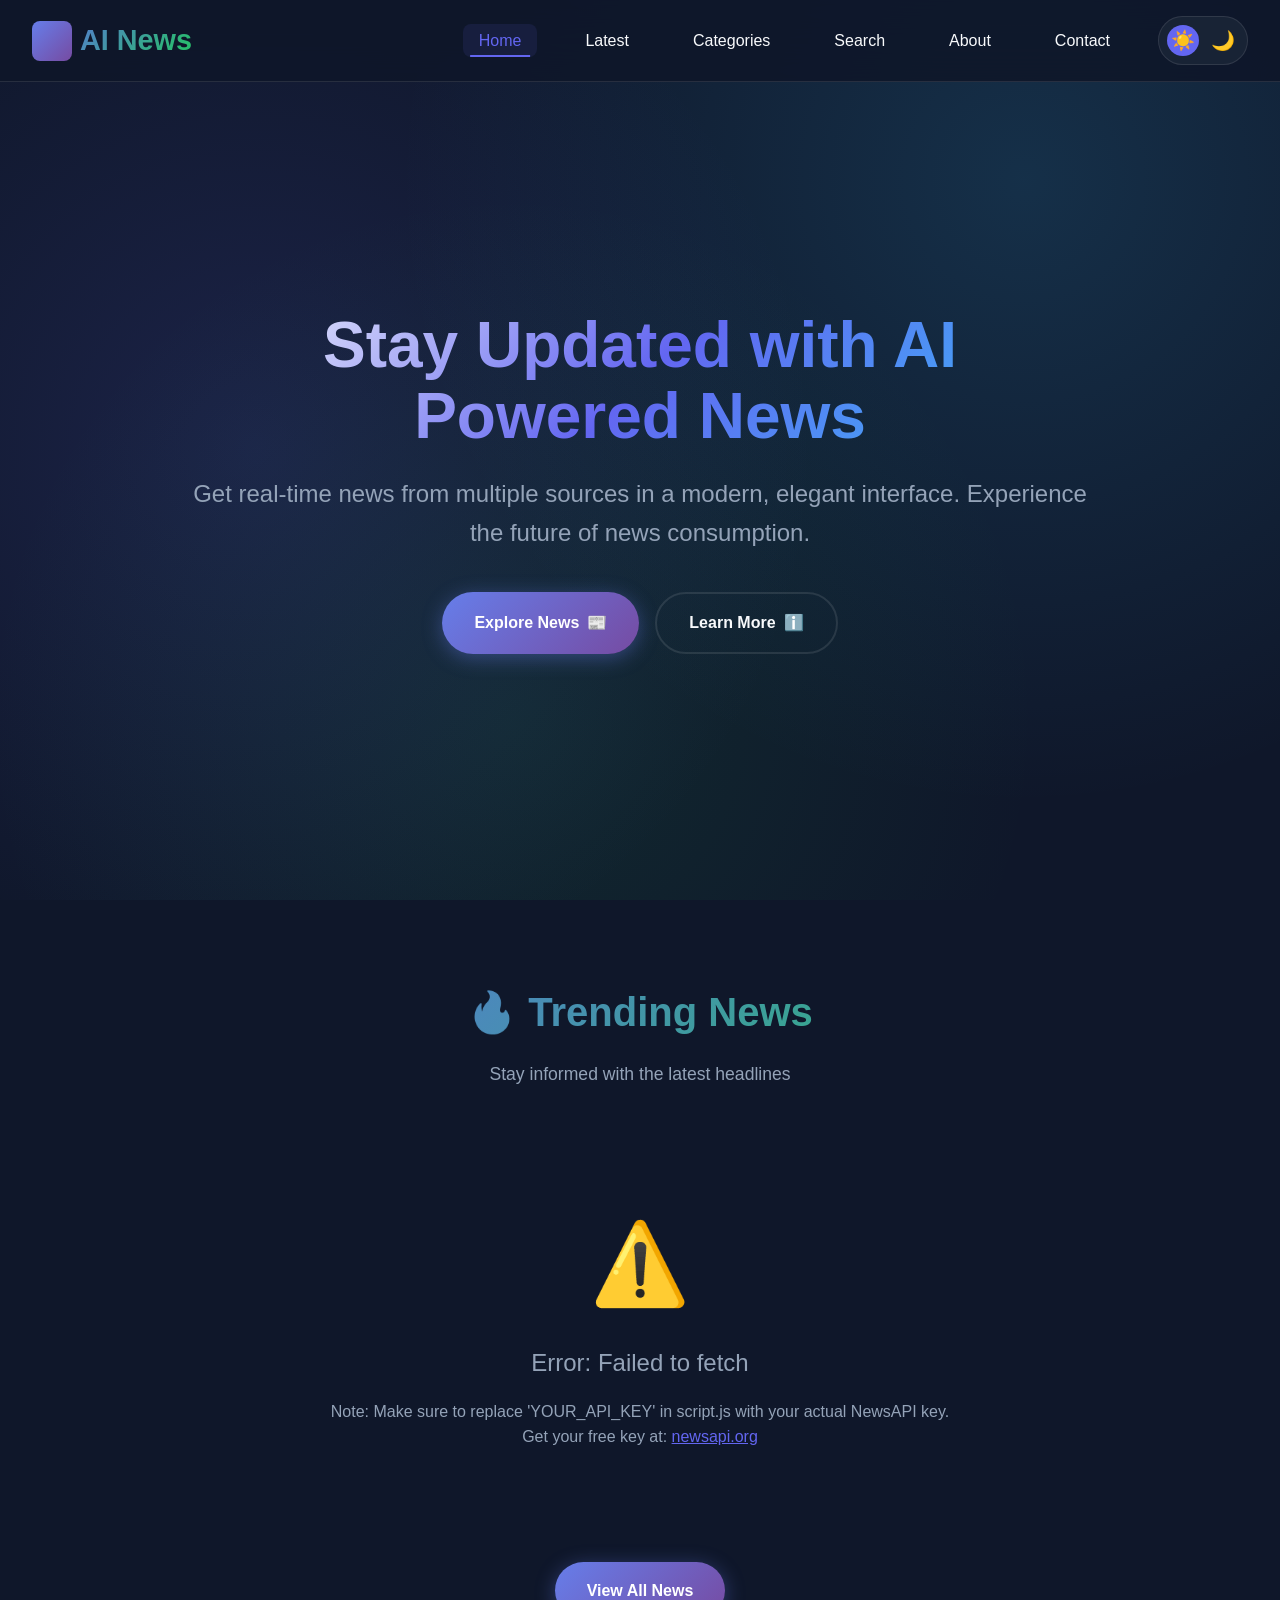
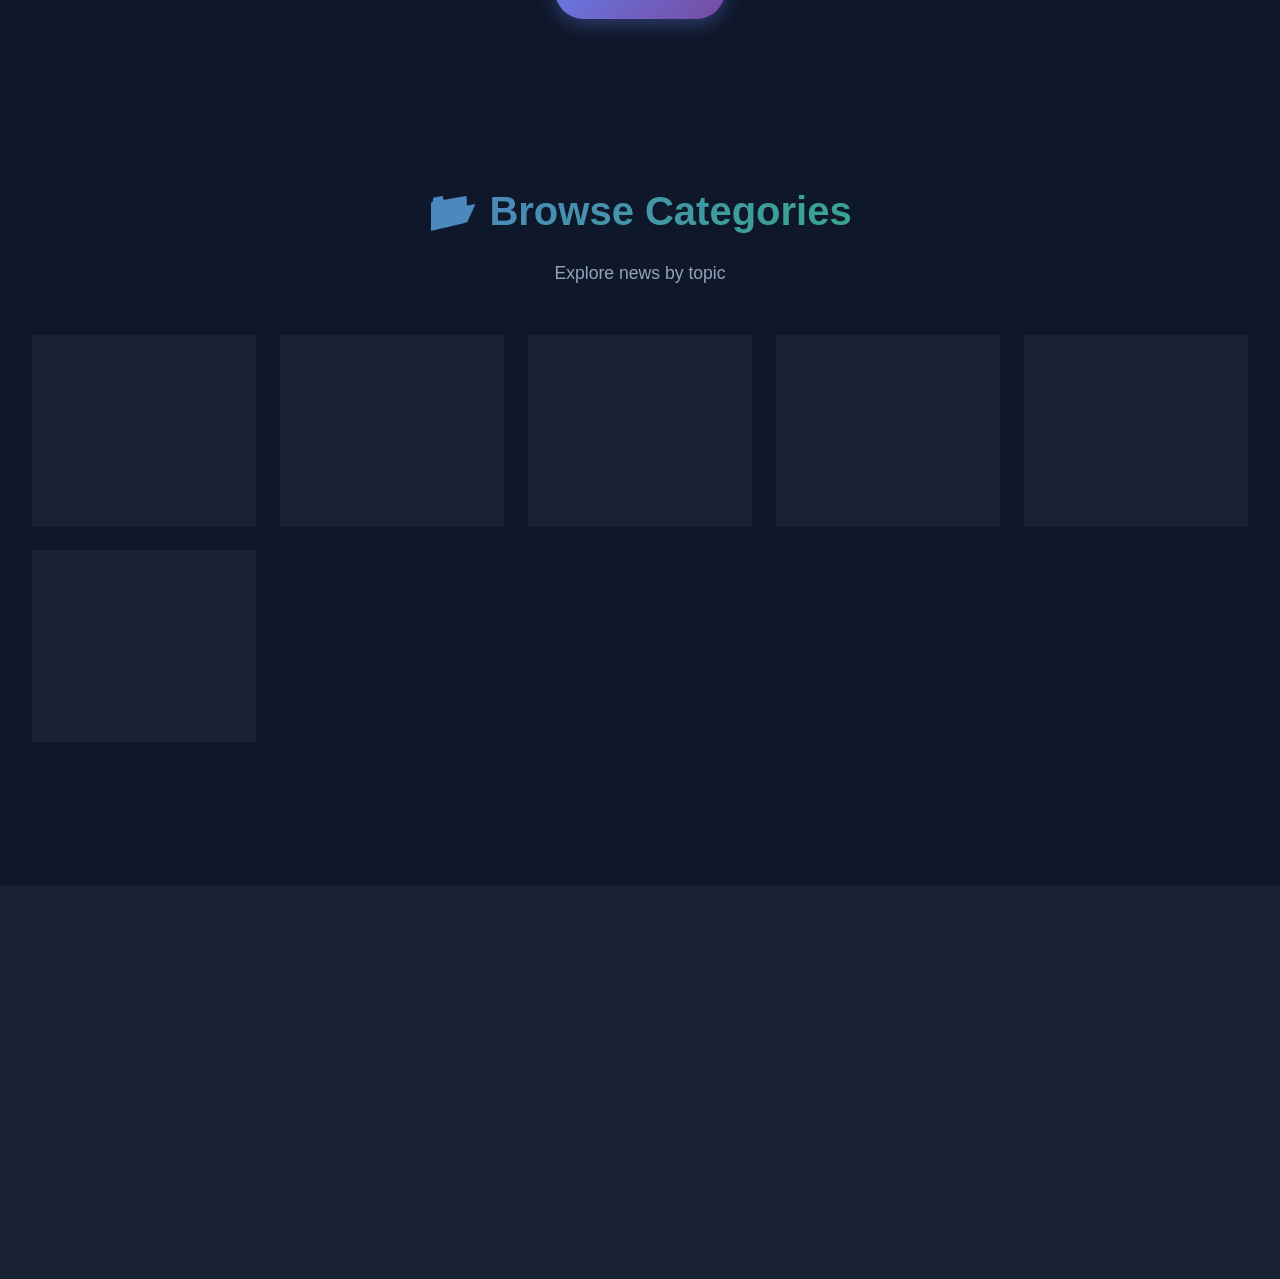
<file: index.html>
<!DOCTYPE html>
<html lang="en" data-theme="dark">
<head>
    <meta charset="UTF-8">
    <meta name="viewport" content="width=device-width, initial-scale=1.0">
    <title>AI News Dashboard - Stay Updated with AI Powered News</title>
    <meta name="description" content="Get real-time news from multiple sources in a modern AI-powered dashboard interface.">
    <link rel="stylesheet" href="css/style.css">
    <link rel="icon" href="data:image/svg+xml,<svg xmlns='http://www.w3.org/2000/svg' viewBox='0 0 100 100'><text y='.9em' font-size='90'>🤖</text></svg>">
</head>
<body data-page="home">
    <!-- Navigation Bar -->
    <nav class="navbar">
        <div class="navbar-container">
            <a href="index.html" class="logo">
                <span class="logo-icon">🤖</span>
                <span>AI News</span>
            </a>
            
            <ul class="nav-menu">
                <li><a href="index.html" class="nav-link active">Home</a></li>
                <li><a href="latest.html" class="nav-link">Latest</a></li>
                <li><a href="categories.html" class="nav-link">Categories</a></li>
                <li><a href="search.html" class="nav-link">Search</a></li>
                <li><a href="about.html" class="nav-link">About</a></li>
                <li><a href="contact.html" class="nav-link">Contact</a></li>
                <li>
                    <button class="theme-toggle" aria-label="Toggle theme">
                        <span class="sun">☀️</span>
                        <span class="moon">🌙</span>
                    </button>
                </li>
            </ul>
            
            <div class="menu-toggle">
                <span></span>
                <span></span>
                <span></span>
            </div>
        </div>
    </nav>

    <!-- Hero Section -->
    <section class="hero">
        <div class="hero-content">
            <h1 class="hero-title">Stay Updated with AI Powered News</h1>
            <p class="hero-subtitle">Get real-time news from multiple sources in a modern, elegant interface. Experience the future of news consumption.</p>
            <div class="hero-buttons">
                <a href="latest.html" class="btn btn-primary">
                    <span>Explore News</span>
                    <span>📰</span>
                </a>
                <a href="about.html" class="btn btn-secondary">
                    <span>Learn More</span>
                    <span>ℹ️</span>
                </a>
            </div>
        </div>
    </section>

    <!-- Trending News Section -->
    <section class="section">
        <div class="section-header">
            <h2 class="section-title">🔥 Trending News</h2>
            <p class="section-subtitle">Stay informed with the latest headlines</p>
        </div>
        <div class="news-grid" id="trending-news">
            <!-- News cards will be dynamically inserted here -->
        </div>
        <div class="load-more-container">
            <a href="latest.html" class="btn btn-primary">View All News</a>
        </div>
    </section>

    <!-- Categories Section -->
    <section class="section">
        <div class="section-header">
            <h2 class="section-title">📂 Browse Categories</h2>
            <p class="section-subtitle">Explore news by topic</p>
        </div>
        <div class="category-grid">
            <div class="category-card" data-category="technology">
                <div class="category-icon">💻</div>
                <h3 class="category-name">Technology</h3>
            </div>
            <div class="category-card" data-category="business">
                <div class="category-icon">💼</div>
                <h3 class="category-name">Business</h3>
            </div>
            <div class="category-card" data-category="health">
                <div class="category-icon">🏥</div>
                <h3 class="category-name">Health</h3>
            </div>
            <div class="category-card" data-category="sports">
                <div class="category-icon">⚽</div>
                <h3 class="category-name">Sports</h3>
            </div>
            <div class="category-card" data-category="entertainment">
                <div class="category-icon">🎬</div>
                <h3 class="category-name">Entertainment</h3>
            </div>
            <div class="category-card" data-category="science">
                <div class="category-icon">🔬</div>
                <h3 class="category-name">Science</h3>
            </div>
        </div>
    </section>

    <!-- Footer -->
    <footer class="footer">
        <div class="footer-container">
            <div class="footer-section">
                <h3>🤖 AI News</h3>
                <p style="color: var(--text-muted); margin-top: 1rem;">
                    Your trusted source for real-time news, powered by artificial intelligence and the best news APIs.
                </p>
            </div>
            
            <div class="footer-section">
                <h3>Quick Links</h3>
                <ul class="footer-links">
                    <li><a href="index.html">Home</a></li>
                    <li><a href="latest.html">Latest News</a></li>
                    <li><a href="categories.html">Categories</a></li>
                    <li><a href="search.html">Search</a></li>
                </ul>
            </div>
            
            <div class="footer-section">
                <h3>Pages</h3>
                <ul class="footer-links">
                    <li><a href="about.html">About Us</a></li>
                    <li><a href="contact.html">Contact</a></li>
                </ul>
            </div>
            
            <div class="footer-section">
                <h3>Follow Us</h3>
                <div class="social-links">
                    <a href="#" class="social-link" aria-label="Twitter">🐦</a>
                    <a href="#" class="social-link" aria-label="Facebook">📘</a>
                    <a href="#" class="social-link" aria-label="LinkedIn">💼</a>
                    <a href="#" class="social-link" aria-label="GitHub">🐙</a>
                </div>
            </div>
        </div>
        
        <div class="footer-bottom">
            <p>© 2026 AI News Dashboard. All rights reserved.</p>
        </div>
    </footer>

    <!-- Back to Top Button -->
    <button class="back-to-top" aria-label="Back to top">↑</button>

    <script src="js/script.js"></script>
</body>
</html>
</file>
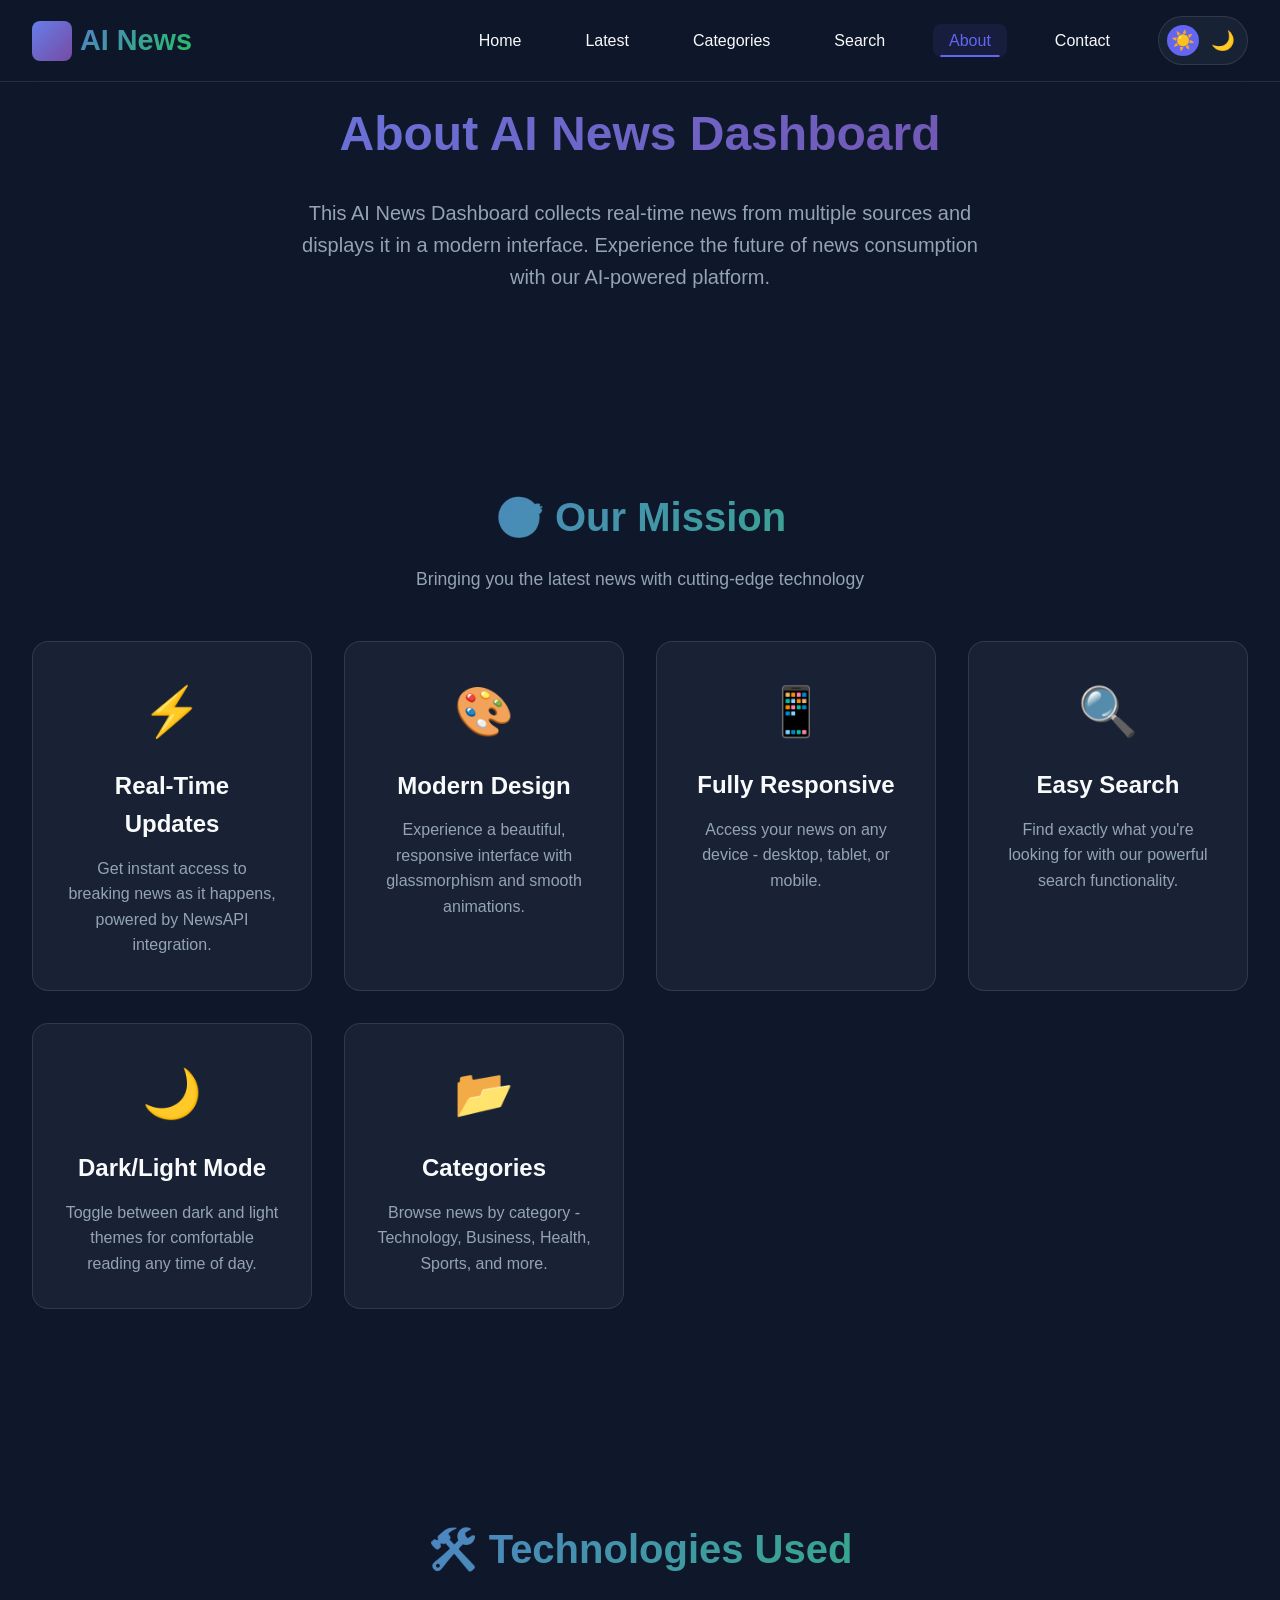
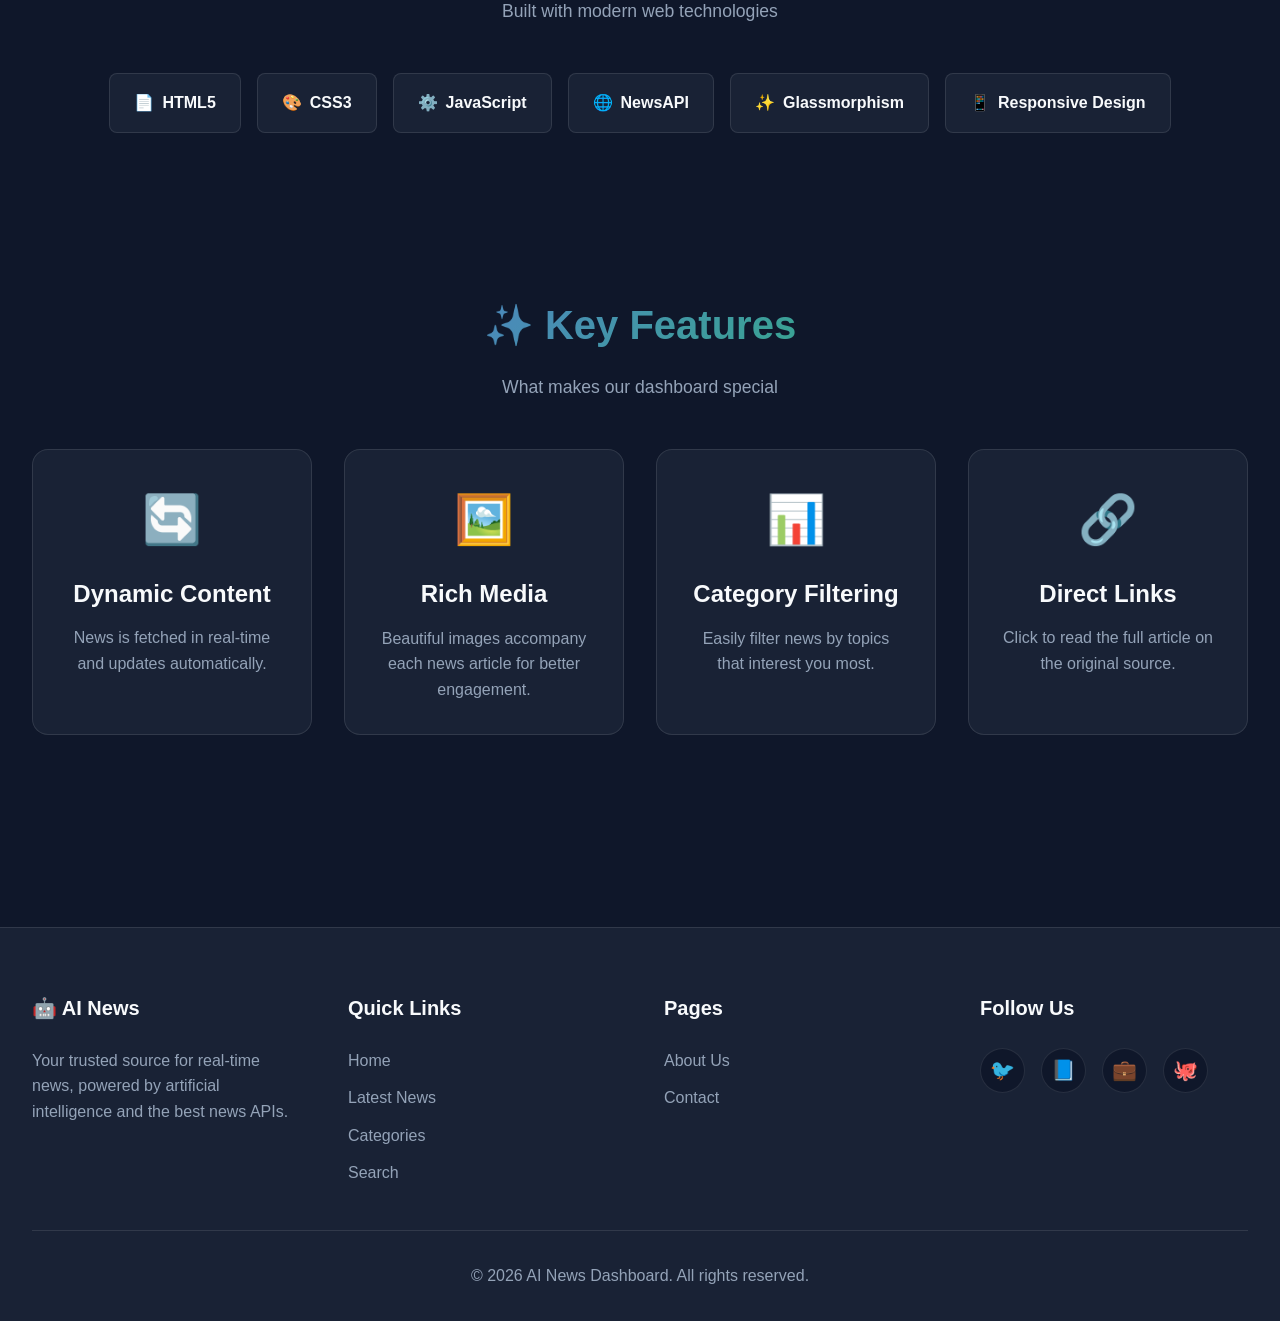
<file: about.html>
<!DOCTYPE html>
<html lang="en" data-theme="dark">
<head>
    <meta charset="UTF-8">
    <meta name="viewport" content="width=device-width, initial-scale=1.0">
    <title>About - AI News Dashboard</title>
    <meta name="description" content="Learn more about AI News Dashboard - your source for real-time news.">
    <link rel="stylesheet" href="css/style.css">
    <link rel="icon" href="data:image/svg+xml,<svg xmlns='http://www.w3.org/2000/svg' viewBox='0 0 100 100'><text y='.9em' font-size='90'>🤖</text></svg>">
</head>
<body data-page="about">
    <!-- Navigation Bar -->
    <nav class="navbar">
        <div class="navbar-container">
            <a href="index.html" class="logo">
                <span class="logo-icon">🤖</span>
                <span>AI News</span>
            </a>
            
            <ul class="nav-menu">
                <li><a href="index.html" class="nav-link">Home</a></li>
                <li><a href="latest.html" class="nav-link">Latest</a></li>
                <li><a href="categories.html" class="nav-link">Categories</a></li>
                <li><a href="search.html" class="nav-link">Search</a></li>
                <li><a href="about.html" class="nav-link active">About</a></li>
                <li><a href="contact.html" class="nav-link">Contact</a></li>
                <li>
                    <button class="theme-toggle" aria-label="Toggle theme">
                        <span class="sun">☀️</span>
                        <span class="moon">🌙</span>
                    </button>
                </li>
            </ul>
            
            <div class="menu-toggle">
                <span></span>
                <span></span>
                <span></span>
            </div>
        </div>
    </nav>

    <!-- About Hero -->
    <section class="about-hero">
        <h1 class="about-title">About AI News Dashboard</h1>
        <p class="about-description">
            This AI News Dashboard collects real-time news from multiple sources and displays it in a modern interface. 
            Experience the future of news consumption with our AI-powered platform.
        </p>
    </section>

    <!-- Mission Section -->
    <section class="section">
        <div class="section-header">
            <h2 class="section-title">🎯 Our Mission</h2>
            <p class="section-subtitle">Bringing you the latest news with cutting-edge technology</p>
        </div>
        
        <div class="features-grid">
            <div class="feature-card">
                <div class="feature-icon">⚡</div>
                <h3 class="feature-title">Real-Time Updates</h3>
                <p class="feature-text">Get instant access to breaking news as it happens, powered by NewsAPI integration.</p>
            </div>
            
            <div class="feature-card">
                <div class="feature-icon">🎨</div>
                <h3 class="feature-title">Modern Design</h3>
                <p class="feature-text">Experience a beautiful, responsive interface with glassmorphism and smooth animations.</p>
            </div>
            
            <div class="feature-card">
                <div class="feature-icon">📱</div>
                <h3 class="feature-title">Fully Responsive</h3>
                <p class="feature-text">Access your news on any device - desktop, tablet, or mobile.</p>
            </div>
            
            <div class="feature-card">
                <div class="feature-icon">🔍</div>
                <h3 class="feature-title">Easy Search</h3>
                <p class="feature-text">Find exactly what you're looking for with our powerful search functionality.</p>
            </div>
            
            <div class="feature-card">
                <div class="feature-icon">🌙</div>
                <h3 class="feature-title">Dark/Light Mode</h3>
                <p class="feature-text">Toggle between dark and light themes for comfortable reading any time of day.</p>
            </div>
            
            <div class="feature-card">
                <div class="feature-icon">📂</div>
                <h3 class="feature-title">Categories</h3>
                <p class="feature-text">Browse news by category - Technology, Business, Health, Sports, and more.</p>
            </div>
        </div>
    </section>

    <!-- Technologies Section -->
    <section class="section">
        <div class="section-header">
            <h2 class="section-title">🛠️ Technologies Used</h2>
            <p class="section-subtitle">Built with modern web technologies</p>
        </div>
        
        <div class="tech-stack">
            <div class="tech-item">
                <span>📄</span> HTML5
            </div>
            <div class="tech-item">
                <span>🎨</span> CSS3
            </div>
            <div class="tech-item">
                <span>⚙️</span> JavaScript
            </div>
            <div class="tech-item">
                <span>🌐</span> NewsAPI
            </div>
            <div class="tech-item">
                <span>✨</span> Glassmorphism
            </div>
            <div class="tech-item">
                <span>📱</span> Responsive Design
            </div>
        </div>
    </section>

    <!-- Features Section -->
    <section class="section">
        <div class="section-header">
            <h2 class="section-title">✨ Key Features</h2>
            <p class="section-subtitle">What makes our dashboard special</p>
        </div>
        
        <div class="features-grid">
            <div class="feature-card">
                <div class="feature-icon">🔄</div>
                <h3 class="feature-title">Dynamic Content</h3>
                <p class="feature-text">News is fetched in real-time and updates automatically.</p>
            </div>
            
            <div class="feature-card">
                <div class="feature-icon">🖼️</div>
                <h3 class="feature-title">Rich Media</h3>
                <p class="feature-text">Beautiful images accompany each news article for better engagement.</p>
            </div>
            
            <div class="feature-card">
                <div class="feature-icon">📊</div>
                <h3 class="feature-title">Category Filtering</h3>
                <p class="feature-text">Easily filter news by topics that interest you most.</p>
            </div>
            
            <div class="feature-card">
                <div class="feature-icon">🔗</div>
                <h3 class="feature-title">Direct Links</h3>
                <p class="feature-text">Click to read the full article on the original source.</p>
            </div>
        </div>
    </section>

    <!-- Footer -->
    <footer class="footer">
        <div class="footer-container">
            <div class="footer-section">
                <h3>🤖 AI News</h3>
                <p style="color: var(--text-muted); margin-top: 1rem;">
                    Your trusted source for real-time news, powered by artificial intelligence and the best news APIs.
                </p>
            </div>
            
            <div class="footer-section">
                <h3>Quick Links</h3>
                <ul class="footer-links">
                    <li><a href="index.html">Home</a></li>
                    <li><a href="latest.html">Latest News</a></li>
                    <li><a href="categories.html">Categories</a></li>
                    <li><a href="search.html">Search</a></li>
                </ul>
            </div>
            
            <div class="footer-section">
                <h3>Pages</h3>
                <ul class="footer-links">
                    <li><a href="about.html">About Us</a></li>
                    <li><a href="contact.html">Contact</a></li>
                </ul>
            </div>
            
            <div class="footer-section">
                <h3>Follow Us</h3>
                <div class="social-links">
                    <a href="#" class="social-link" aria-label="Twitter">🐦</a>
                    <a href="#" class="social-link" aria-label="Facebook">📘</a>
                    <a href="#" class="social-link" aria-label="LinkedIn">💼</a>
                    <a href="#" class="social-link" aria-label="GitHub">🐙</a>
                </div>
            </div>
        </div>
        
        <div class="footer-bottom">
            <p>© 2026 AI News Dashboard. All rights reserved.</p>
        </div>
    </footer>

    <!-- Back to Top Button -->
    <button class="back-to-top" aria-label="Back to top">↑</button>

    <script src="js/script.js"></script>
</body>
</html>
</file>
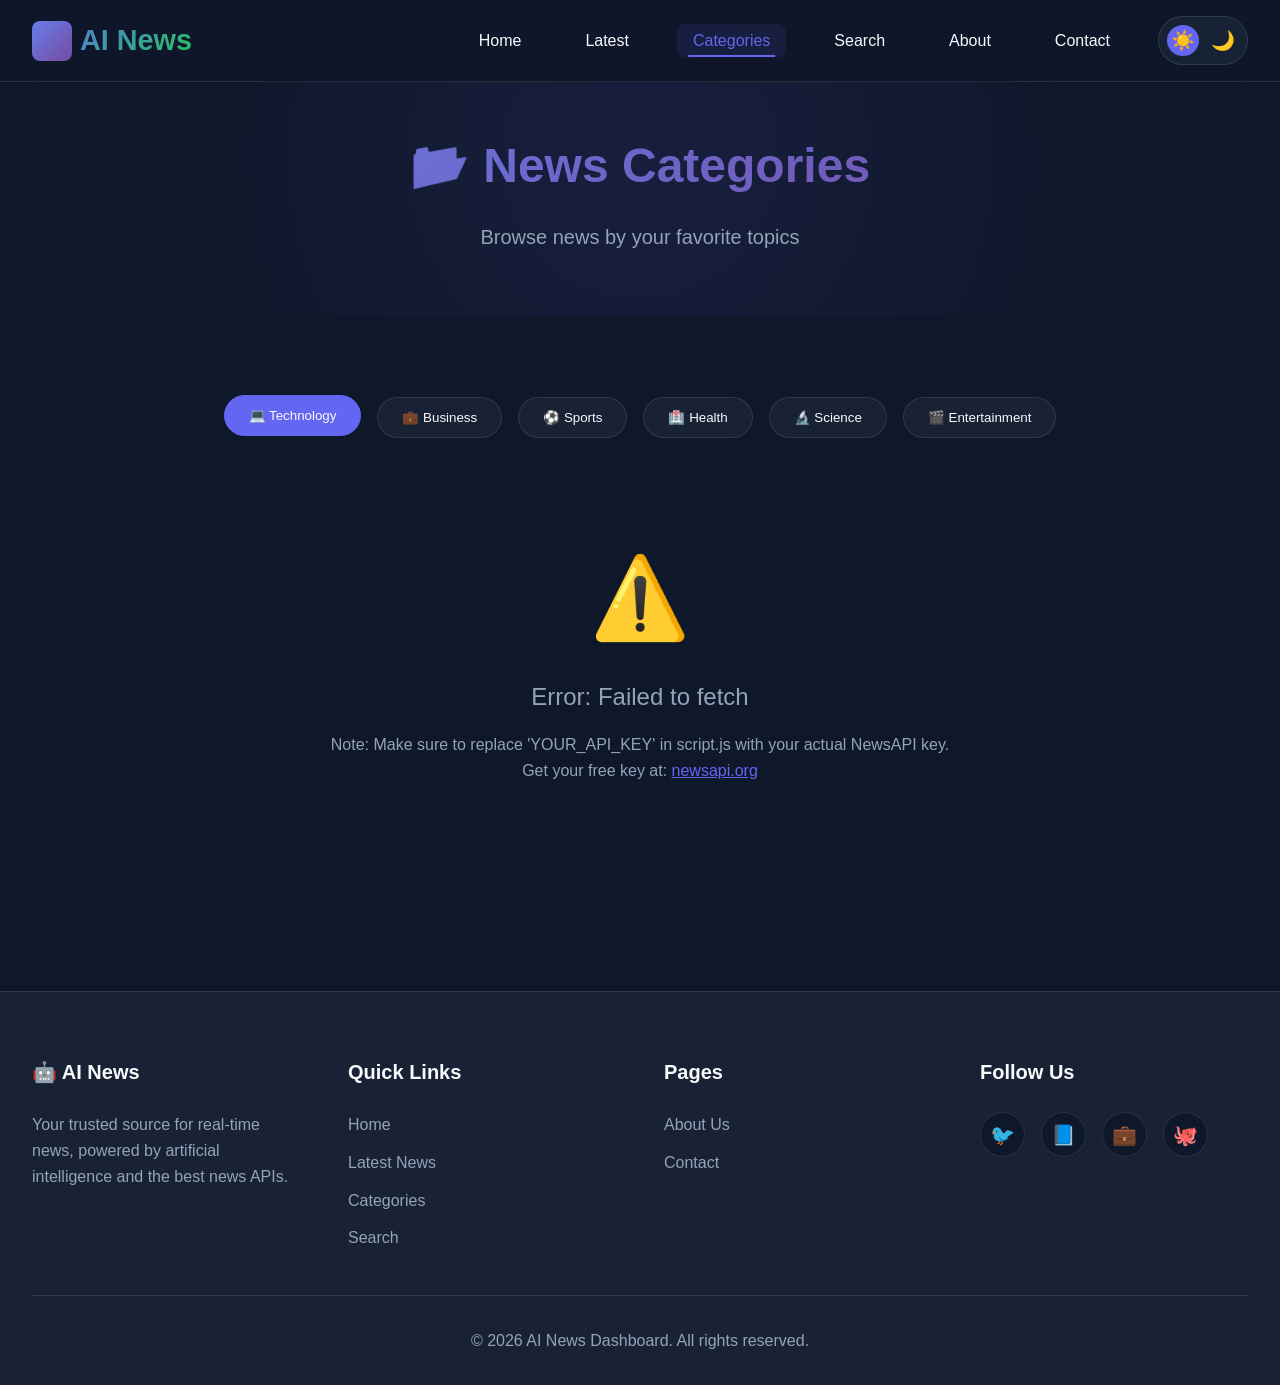
<file: categories.html>
<!DOCTYPE html>
<html lang="en" data-theme="dark">
<head>
    <meta charset="UTF-8">
    <meta name="viewport" content="width=device-width, initial-scale=1.0">
    <title>Categories - AI News Dashboard</title>
    <meta name="description" content="Browse news by category - Technology, Business, Health, Sports, Entertainment, Science.">
    <link rel="stylesheet" href="css/style.css">
    <link rel="icon" href="data:image/svg+xml,<svg xmlns='http://www.w3.org/2000/svg' viewBox='0 0 100 100'><text y='.9em' font-size='90'>🤖</text></svg>">
</head>
<body data-page="categories">
    <!-- Navigation Bar -->
    <nav class="navbar">
        <div class="navbar-container">
            <a href="index.html" class="logo">
                <span class="logo-icon">🤖</span>
                <span>AI News</span>
            </a>
            
            <ul class="nav-menu">
                <li><a href="index.html" class="nav-link">Home</a></li>
                <li><a href="latest.html" class="nav-link">Latest</a></li>
                <li><a href="categories.html" class="nav-link active">Categories</a></li>
                <li><a href="search.html" class="nav-link">Search</a></li>
                <li><a href="about.html" class="nav-link">About</a></li>
                <li><a href="contact.html" class="nav-link">Contact</a></li>
                <li>
                    <button class="theme-toggle" aria-label="Toggle theme">
                        <span class="sun">☀️</span>
                        <span class="moon">🌙</span>
                    </button>
                </li>
            </ul>
            
            <div class="menu-toggle">
                <span></span>
                <span></span>
                <span></span>
            </div>
        </div>
    </nav>

    <!-- Page Header -->
    <header class="page-header">
        <h1 class="page-title">📂 News Categories</h1>
        <p class="page-subtitle">Browse news by your favorite topics</p>
    </header>

    <!-- Category Filter Section -->
    <section class="section">
        <div class="filter-container">
            <button class="filter-btn active" data-category="technology">💻 Technology</button>
            <button class="filter-btn" data-category="business">💼 Business</button>
            <button class="filter-btn" data-category="sports">⚽ Sports</button>
            <button class="filter-btn" data-category="health">🏥 Health</button>
            <button class="filter-btn" data-category="science">🔬 Science</button>
            <button class="filter-btn" data-category="entertainment">🎬 Entertainment</button>
        </div>

        <!-- Category News Grid -->
        <div class="news-grid" id="category-news">
            <!-- News cards will be dynamically inserted here -->
        </div>
    </section>

    <!-- Footer -->
    <footer class="footer">
        <div class="footer-container">
            <div class="footer-section">
                <h3>🤖 AI News</h3>
                <p style="color: var(--text-muted); margin-top: 1rem;">
                    Your trusted source for real-time news, powered by artificial intelligence and the best news APIs.
                </p>
            </div>
            
            <div class="footer-section">
                <h3>Quick Links</h3>
                <ul class="footer-links">
                    <li><a href="index.html">Home</a></li>
                    <li><a href="latest.html">Latest News</a></li>
                    <li><a href="categories.html">Categories</a></li>
                    <li><a href="search.html">Search</a></li>
                </ul>
            </div>
            
            <div class="footer-section">
                <h3>Pages</h3>
                <ul class="footer-links">
                    <li><a href="about.html">About Us</a></li>
                    <li><a href="contact.html">Contact</a></li>
                </ul>
            </div>
            
            <div class="footer-section">
                <h3>Follow Us</h3>
                <div class="social-links">
                    <a href="#" class="social-link" aria-label="Twitter">🐦</a>
                    <a href="#" class="social-link" aria-label="Facebook">📘</a>
                    <a href="#" class="social-link" aria-label="LinkedIn">💼</a>
                    <a href="#" class="social-link" aria-label="GitHub">🐙</a>
                </div>
            </div>
        </div>
        
        <div class="footer-bottom">
            <p>© 2026 AI News Dashboard. All rights reserved.</p>
        </div>
    </footer>

    <!-- Back to Top Button -->
    <button class="back-to-top" aria-label="Back to top">↑</button>

    <script src="js/script.js"></script>
</body>
</html>
</file>
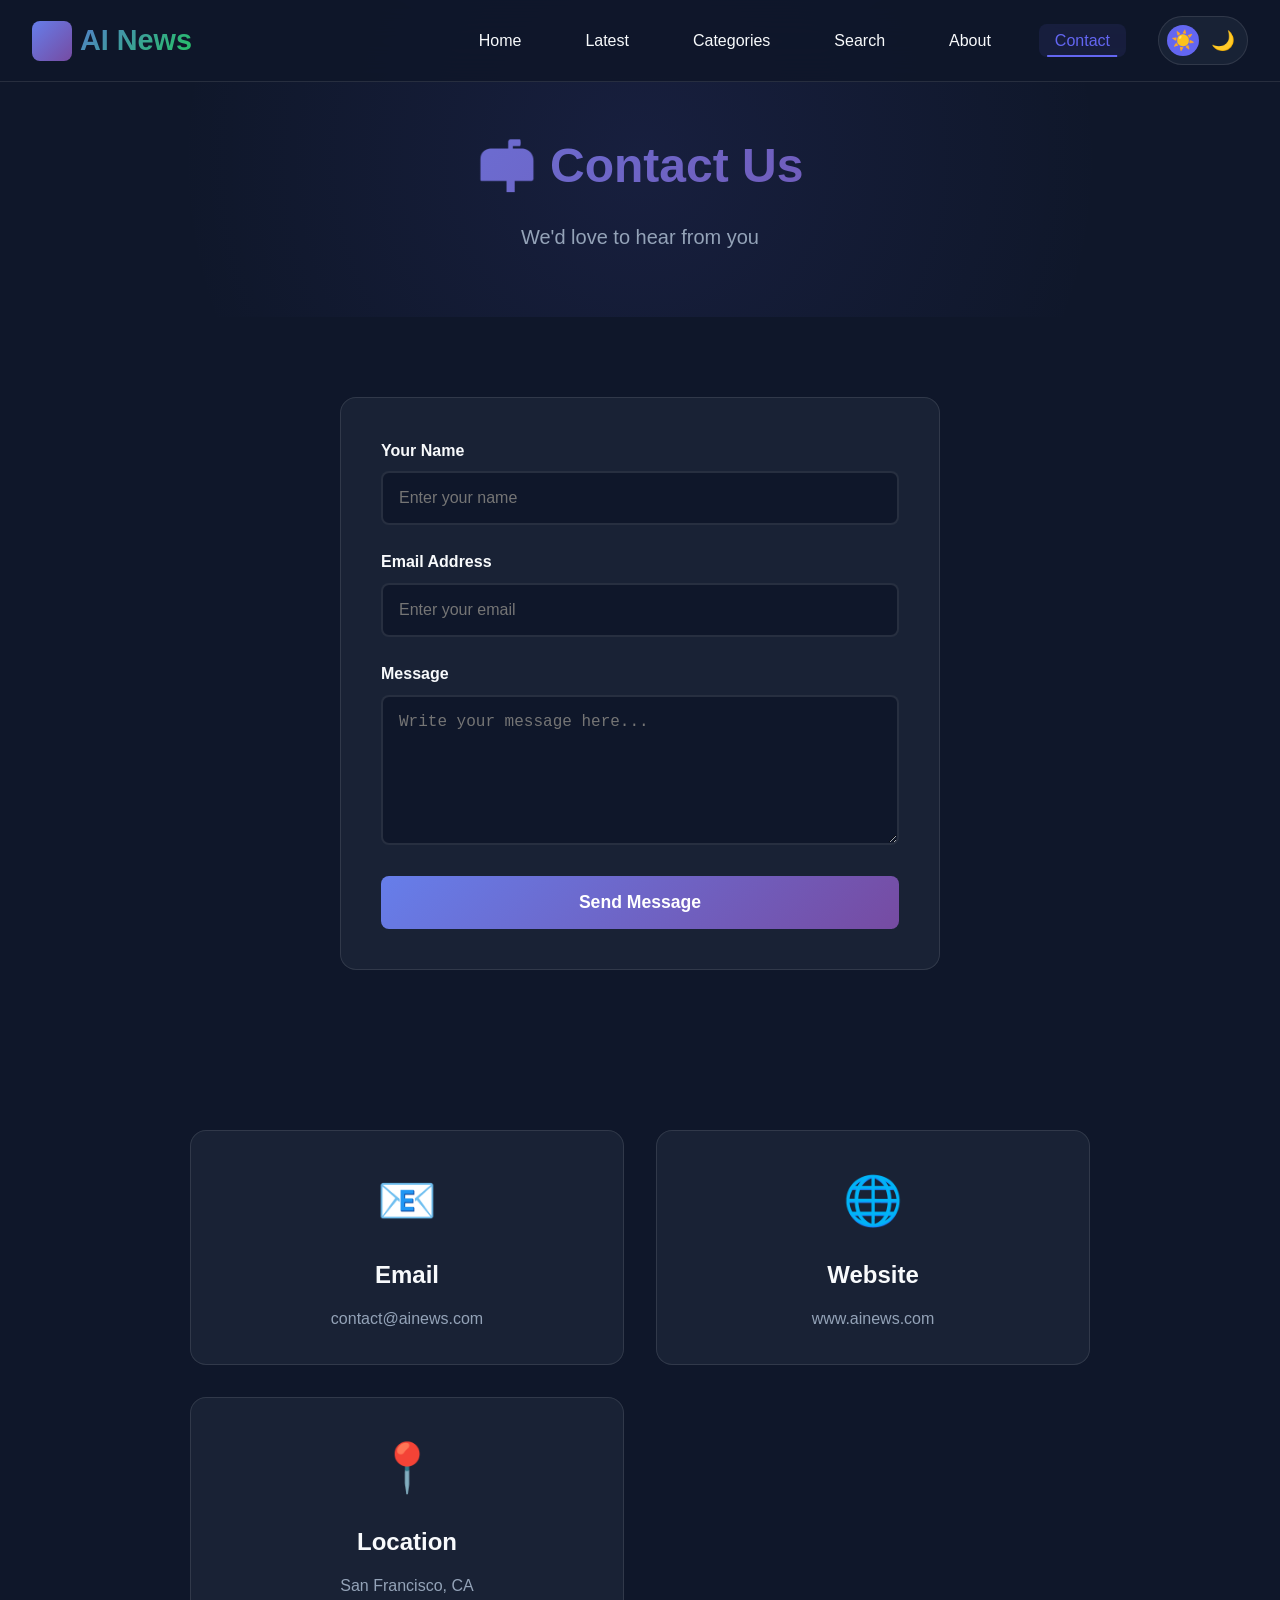
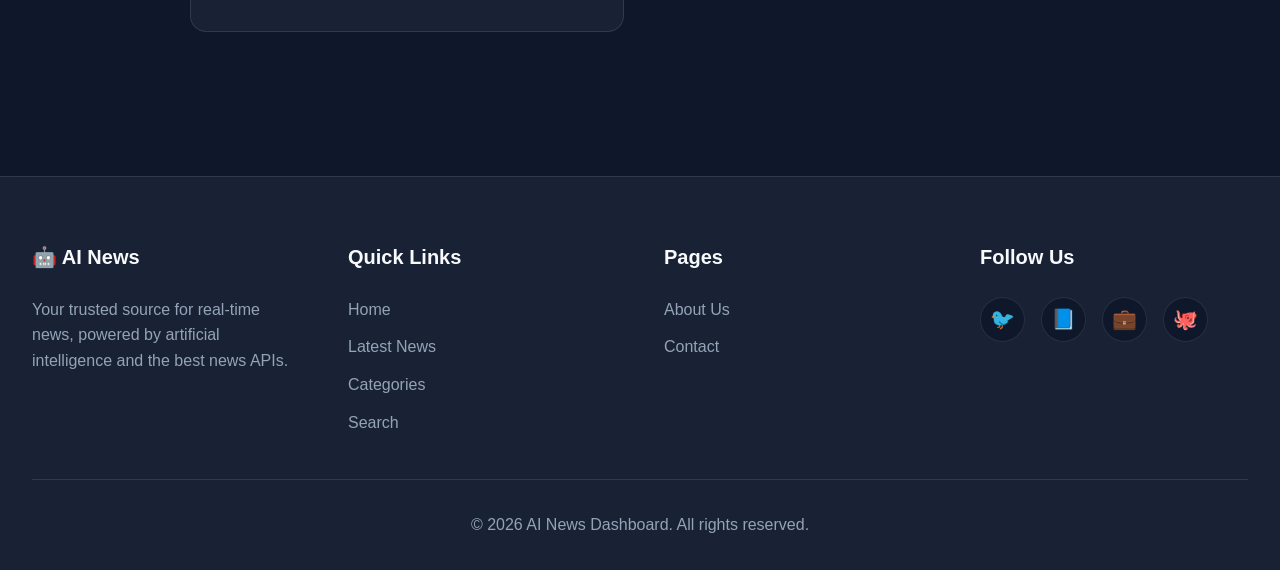
<file: contact.html>
<!DOCTYPE html>
<html lang="en" data-theme="dark">
<head>
    <meta charset="UTF-8">
    <meta name="viewport" content="width=device-width, initial-scale=1.0">
    <title>Contact - AI News Dashboard</title>
    <meta name="description" content="Get in touch with the AI News Dashboard team.">
    <link rel="stylesheet" href="css/style.css">
    <link rel="icon" href="data:image/svg+xml,<svg xmlns='http://www.w3.org/2000/svg' viewBox='0 0 100 100'><text y='.9em' font-size='90'>🤖</text></svg>">
</head>
<body data-page="contact">
    <!-- Navigation Bar -->
    <nav class="navbar">
        <div class="navbar-container">
            <a href="index.html" class="logo">
                <span class="logo-icon">🤖</span>
                <span>AI News</span>
            </a>
            
            <ul class="nav-menu">
                <li><a href="index.html" class="nav-link">Home</a></li>
                <li><a href="latest.html" class="nav-link">Latest</a></li>
                <li><a href="categories.html" class="nav-link">Categories</a></li>
                <li><a href="search.html" class="nav-link">Search</a></li>
                <li><a href="about.html" class="nav-link">About</a></li>
                <li><a href="contact.html" class="nav-link active">Contact</a></li>
                <li>
                    <button class="theme-toggle" aria-label="Toggle theme">
                        <span class="sun">☀️</span>
                        <span class="moon">🌙</span>
                    </button>
                </li>
            </ul>
            
            <div class="menu-toggle">
                <span></span>
                <span></span>
                <span></span>
            </div>
        </div>
    </nav>

    <!-- Page Header -->
    <header class="page-header">
        <h1 class="page-title">📬 Contact Us</h1>
        <p class="page-subtitle">We'd love to hear from you</p>
    </header>

    <!-- Contact Section -->
    <section class="section">
        <div class="form-container">
            <div id="form-message" class="form-message"></div>
            
            <form id="contact-form">
                <div class="form-group">
                    <label for="name" class="form-label">Your Name</label>
                    <input 
                        type="text" 
                        id="name" 
                        name="name" 
                        class="form-input" 
                        placeholder="Enter your name"
                        required
                    >
                </div>
                
                <div class="form-group">
                    <label for="email" class="form-label">Email Address</label>
                    <input 
                        type="email" 
                        id="email" 
                        name="email" 
                        class="form-input" 
                        placeholder="Enter your email"
                        required
                    >
                </div>
                
                <div class="form-group">
                    <label for="message" class="form-label">Message</label>
                    <textarea 
                        id="message" 
                        name="message" 
                        class="form-textarea" 
                        placeholder="Write your message here..."
                        required
                    ></textarea>
                </div>
                
                <button type="submit" class="form-submit">
                    Send Message
                </button>
            </form>
        </div>
    </section>

    <!-- Additional Contact Info -->
    <section class="section">
        <div class="features-grid" style="max-width: 900px; margin: 0 auto;">
            <div class="feature-card">
                <div class="feature-icon">📧</div>
                <h3 class="feature-title">Email</h3>
                <p class="feature-text">contact@ainews.com</p>
            </div>
            
            <div class="feature-card">
                <div class="feature-icon">🌐</div>
                <h3 class="feature-title">Website</h3>
                <p class="feature-text">www.ainews.com</p>
            </div>
            
            <div class="feature-card">
                <div class="feature-icon">📍</div>
                <h3 class="feature-title">Location</h3>
                <p class="feature-text">San Francisco, CA</p>
            </div>
        </div>
    </section>

    <!-- Footer -->
    <footer class="footer">
        <div class="footer-container">
            <div class="footer-section">
                <h3>🤖 AI News</h3>
                <p style="color: var(--text-muted); margin-top: 1rem;">
                    Your trusted source for real-time news, powered by artificial intelligence and the best news APIs.
                </p>
            </div>
            
            <div class="footer-section">
                <h3>Quick Links</h3>
                <ul class="footer-links">
                    <li><a href="index.html">Home</a></li>
                    <li><a href="latest.html">Latest News</a></li>
                    <li><a href="categories.html">Categories</a></li>
                    <li><a href="search.html">Search</a></li>
                </ul>
            </div>
            
            <div class="footer-section">
                <h3>Pages</h3>
                <ul class="footer-links">
                    <li><a href="about.html">About Us</a></li>
                    <li><a href="contact.html">Contact</a></li>
                </ul>
            </div>
            
            <div class="footer-section">
                <h3>Follow Us</h3>
                <div class="social-links">
                    <a href="#" class="social-link" aria-label="Twitter">🐦</a>
                    <a href="#" class="social-link" aria-label="Facebook">📘</a>
                    <a href="#" class="social-link" aria-label="LinkedIn">💼</a>
                    <a href="#" class="social-link" aria-label="GitHub">🐙</a>
                </div>
            </div>
        </div>
        
        <div class="footer-bottom">
            <p>© 2026 AI News Dashboard. All rights reserved.</p>
        </div>
    </footer>

    <!-- Back to Top Button -->
    <button class="back-to-top" aria-label="Back to top">↑</button>

    <script src="js/script.js"></script>
</body>
</html>
</file>
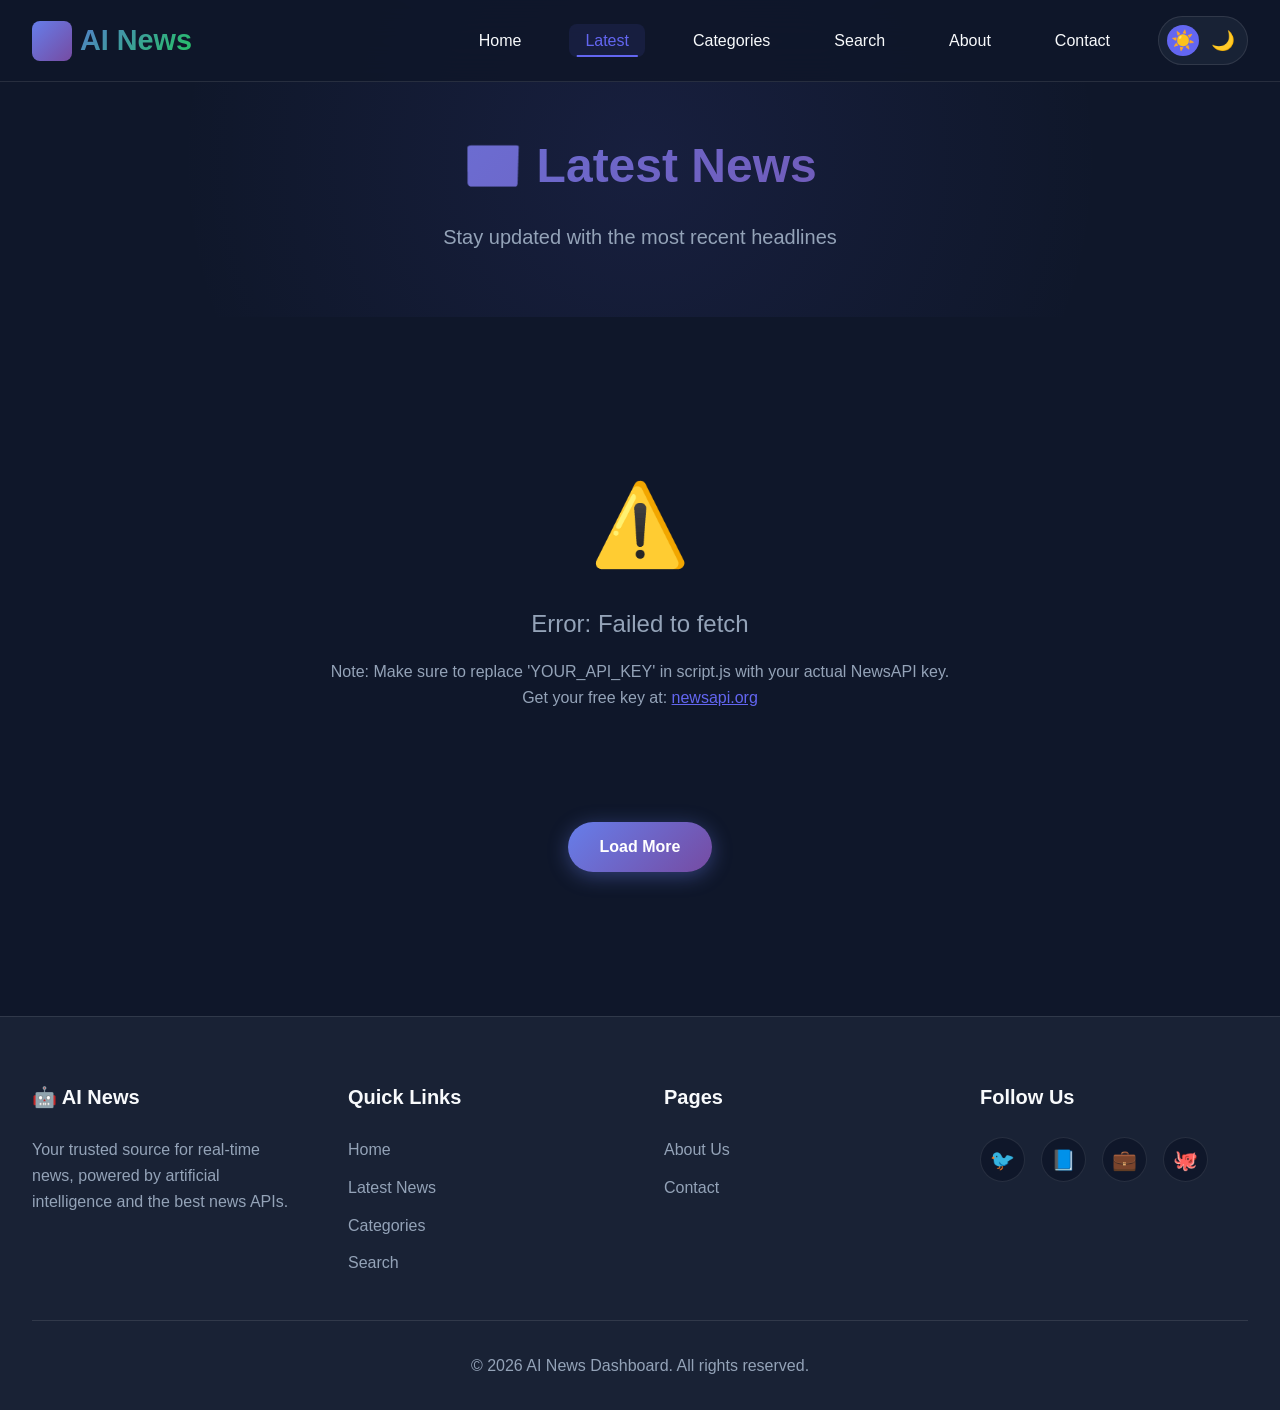
<file: latest.html>
<!DOCTYPE html>
<html lang="en" data-theme="dark">
<head>
    <meta charset="UTF-8">
    <meta name="viewport" content="width=device-width, initial-scale=1.0">
    <title>Latest News - AI News Dashboard</title>
    <meta name="description" content="Browse the latest news headlines from around the world.">
    <link rel="stylesheet" href="css/style.css">
    <link rel="icon" href="data:image/svg+xml,<svg xmlns='http://www.w3.org/2000/svg' viewBox='0 0 100 100'><text y='.9em' font-size='90'>🤖</text></svg>">
</head>
<body data-page="latest">
    <!-- Navigation Bar -->
    <nav class="navbar">
        <div class="navbar-container">
            <a href="index.html" class="logo">
                <span class="logo-icon">🤖</span>
                <span>AI News</span>
            </a>
            
            <ul class="nav-menu">
                <li><a href="index.html" class="nav-link">Home</a></li>
                <li><a href="latest.html" class="nav-link active">Latest</a></li>
                <li><a href="categories.html" class="nav-link">Categories</a></li>
                <li><a href="search.html" class="nav-link">Search</a></li>
                <li><a href="about.html" class="nav-link">About</a></li>
                <li><a href="contact.html" class="nav-link">Contact</a></li>
                <li>
                    <button class="theme-toggle" aria-label="Toggle theme">
                        <span class="sun">☀️</span>
                        <span class="moon">🌙</span>
                    </button>
                </li>
            </ul>
            
            <div class="menu-toggle">
                <span></span>
                <span></span>
                <span></span>
            </div>
        </div>
    </nav>

    <!-- Page Header -->
    <header class="page-header">
        <h1 class="page-title">📰 Latest News</h1>
        <p class="page-subtitle">Stay updated with the most recent headlines</p>
    </header>

    <!-- Latest News Section -->
    <section class="section">
        <div class="news-grid" id="latest-news">
            <!-- News cards will be dynamically inserted here -->
        </div>
        
        <div class="load-more-container">
            <button id="load-more" class="btn btn-primary">
                Load More
            </button>
        </div>
    </section>

    <!-- Footer -->
    <footer class="footer">
        <div class="footer-container">
            <div class="footer-section">
                <h3>🤖 AI News</h3>
                <p style="color: var(--text-muted); margin-top: 1rem;">
                    Your trusted source for real-time news, powered by artificial intelligence and the best news APIs.
                </p>
            </div>
            
            <div class="footer-section">
                <h3>Quick Links</h3>
                <ul class="footer-links">
                    <li><a href="index.html">Home</a></li>
                    <li><a href="latest.html">Latest News</a></li>
                    <li><a href="categories.html">Categories</a></li>
                    <li><a href="search.html">Search</a></li>
                </ul>
            </div>
            
            <div class="footer-section">
                <h3>Pages</h3>
                <ul class="footer-links">
                    <li><a href="about.html">About Us</a></li>
                    <li><a href="contact.html">Contact</a></li>
                </ul>
            </div>
            
            <div class="footer-section">
                <h3>Follow Us</h3>
                <div class="social-links">
                    <a href="#" class="social-link" aria-label="Twitter">🐦</a>
                    <a href="#" class="social-link" aria-label="Facebook">📘</a>
                    <a href="#" class="social-link" aria-label="LinkedIn">💼</a>
                    <a href="#" class="social-link" aria-label="GitHub">🐙</a>
                </div>
            </div>
        </div>
        
        <div class="footer-bottom">
            <p>© 2026 AI News Dashboard. All rights reserved.</p>
        </div>
    </footer>

    <!-- Back to Top Button -->
    <button class="back-to-top" aria-label="Back to top">↑</button>

    <script src="js/script.js"></script>
</body>
</html>
</file>
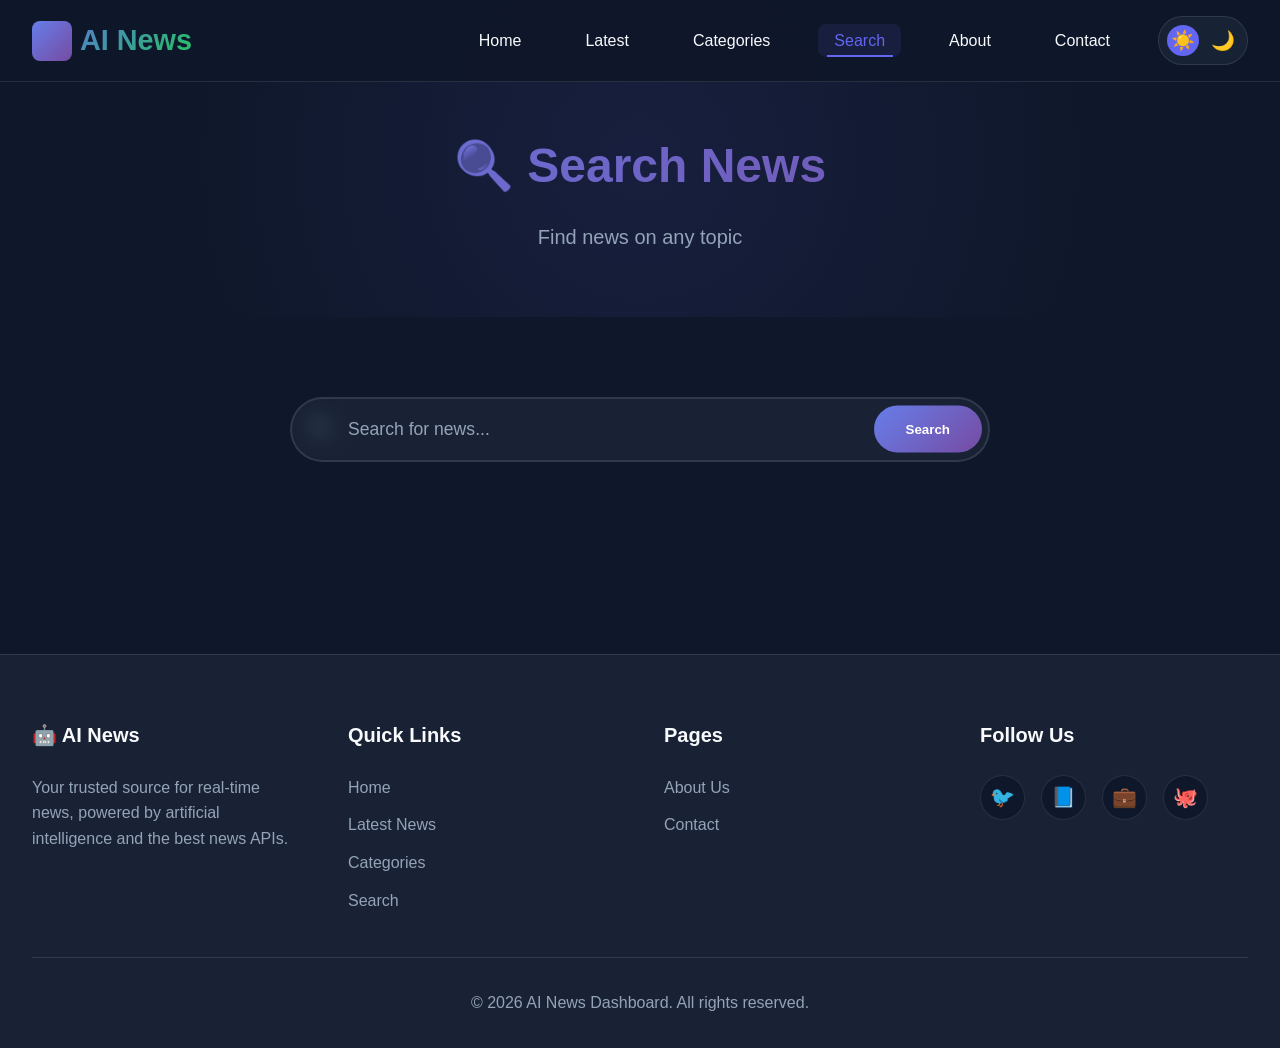
<file: search.html>
<!DOCTYPE html>
<html lang="en" data-theme="dark">
<head>
    <meta charset="UTF-8">
    <meta name="viewport" content="width=device-width, initial-scale=1.0">
    <title>Search News - AI News Dashboard</title>
    <meta name="description" content="Search for any news topic and stay informed about what matters to you.">
    <link rel="stylesheet" href="css/style.css">
    <link rel="icon" href="data:image/svg+xml,<svg xmlns='http://www.w3.org/2000/svg' viewBox='0 0 100 100'><text y='.9em' font-size='90'>🤖</text></svg>">
</head>
<body data-page="search">
    <!-- Navigation Bar -->
    <nav class="navbar">
        <div class="navbar-container">
            <a href="index.html" class="logo">
                <span class="logo-icon">🤖</span>
                <span>AI News</span>
            </a>
            
            <ul class="nav-menu">
                <li><a href="index.html" class="nav-link">Home</a></li>
                <li><a href="latest.html" class="nav-link">Latest</a></li>
                <li><a href="categories.html" class="nav-link">Categories</a></li>
                <li><a href="search.html" class="nav-link active">Search</a></li>
                <li><a href="about.html" class="nav-link">About</a></li>
                <li><a href="contact.html" class="nav-link">Contact</a></li>
                <li>
                    <button class="theme-toggle" aria-label="Toggle theme">
                        <span class="sun">☀️</span>
                        <span class="moon">🌙</span>
                    </button>
                </li>
            </ul>
            
            <div class="menu-toggle">
                <span></span>
                <span></span>
                <span></span>
            </div>
        </div>
    </nav>

    <!-- Page Header -->
    <header class="page-header">
        <h1 class="page-title">🔍 Search News</h1>
        <p class="page-subtitle">Find news on any topic</p>
    </header>

    <!-- Search Section -->
    <section class="section">
        <div class="search-container">
            <span class="search-icon">🔍</span>
            <input 
                type="text" 
                id="search-input" 
                class="search-input" 
                placeholder="Search for news..."
                autocomplete="off"
            >
            <button id="search-btn" class="search-btn">Search</button>
        </div>

        <!-- Search Results -->
        <div class="news-grid" id="search-results">
            <!-- News cards will be dynamically inserted here -->
        </div>
    </section>

    <!-- Footer -->
    <footer class="footer">
        <div class="footer-container">
            <div class="footer-section">
                <h3>🤖 AI News</h3>
                <p style="color: var(--text-muted); margin-top: 1rem;">
                    Your trusted source for real-time news, powered by artificial intelligence and the best news APIs.
                </p>
            </div>
            
            <div class="footer-section">
                <h3>Quick Links</h3>
                <ul class="footer-links">
                    <li><a href="index.html">Home</a></li>
                    <li><a href="latest.html">Latest News</a></li>
                    <li><a href="categories.html">Categories</a></li>
                    <li><a href="search.html">Search</a></li>
                </ul>
            </div>
            
            <div class="footer-section">
                <h3>Pages</h3>
                <ul class="footer-links">
                    <li><a href="about.html">About Us</a></li>
                    <li><a href="contact.html">Contact</a></li>
                </ul>
            </div>
            
            <div class="footer-section">
                <h3>Follow Us</h3>
                <div class="social-links">
                    <a href="#" class="social-link" aria-label="Twitter">🐦</a>
                    <a href="#" class="social-link" aria-label="Facebook">📘</a>
                    <a href="#" class="social-link" aria-label="LinkedIn">💼</a>
                    <a href="#" class="social-link" aria-label="GitHub">🐙</a>
                </div>
            </div>
        </div>
        
        <div class="footer-bottom">
            <p>© 2026 AI News Dashboard. All rights reserved.</p>
        </div>
    </footer>

    <!-- Back to Top Button -->
    <button class="back-to-top" aria-label="Back to top">↑</button>

    <script src="js/script.js"></script>
</body>
</html>
</file>
<file: css/style.css>
/* =============================================
   AI News Dashboard - Modern CSS Styles
   ============================================= */

/* CSS Variables */
:root {
    --primary: #6366F1;
    --secondary: #22C55E;
    --accent: #38BDF8;
    --background: #0F172A;
    --background-light: #1E293B;
    --text: #F8FAFC;
    --text-muted: #94A3B8;
    --card-bg: rgba(30, 41, 59, 0.7);
    --glass-border: rgba(255, 255, 255, 0.1);
    --gradient-1: linear-gradient(135deg, #667eea, #764ba2);
    --gradient-2: linear-gradient(135deg, #6366F1, #22C55E);
    --gradient-3: linear-gradient(135deg, #38BDF8, #6366F1);
    --shadow: 0 8px 32px rgba(0, 0, 0, 0.3);
    --shadow-hover: 0 16px 48px rgba(0, 0, 0, 0.4);
    --radius: 16px;
    --radius-sm: 8px;
    --transition: all 0.3s ease;
}

/* Light Mode Variables */
[data-theme="light"] {
    --background: #F8FAFC;
    --background-light: #FFFFFF;
    --text: #1E293B;
    --text-muted: #64748B;
    --card-bg: rgba(255, 255, 255, 0.8);
    --glass-border: rgba(0, 0, 0, 0.1);
    --shadow: 0 8px 32px rgba(0, 0, 0, 0.1);
    --shadow-hover: 0 16px 48px rgba(0, 0, 0, 0.15);
}

/* Reset & Base Styles */
* {
    margin: 0;
    padding: 0;
    box-sizing: border-box;
}

html {
    scroll-behavior: smooth;
}

body {
    font-family: 'Segoe UI', Tahoma, Geneva, Verdana, sans-serif;
    background-color: var(--background);
    color: var(--text);
    line-height: 1.6;
    min-height: 100vh;
    transition: var(--transition);
}

/* =============================================
   Navigation Bar
   ============================================= */
.navbar {
    position: fixed;
    top: 0;
    left: 0;
    right: 0;
    z-index: 1000;
    background: rgba(15, 23, 42, 0.9);
    backdrop-filter: blur(20px);
    border-bottom: 1px solid var(--glass-border);
    padding: 1rem 2rem;
    transition: var(--transition);
}

[data-theme="light"] .navbar {
    background: rgba(255, 255, 255, 0.9);
}

.navbar-container {
    max-width: 1400px;
    margin: 0 auto;
    display: flex;
    justify-content: space-between;
    align-items: center;
}

.logo {
    font-size: 1.8rem;
    font-weight: 800;
    background: var(--gradient-2);
    -webkit-background-clip: text;
    -webkit-text-fill-color: transparent;
    background-clip: text;
    display: flex;
    align-items: center;
    gap: 0.5rem;
}

.logo-icon {
    width: 40px;
    height: 40px;
    background: var(--gradient-1);
    border-radius: var(--radius-sm);
    display: flex;
    align-items: center;
    justify-content: center;
    font-size: 1.2rem;
}

.nav-menu {
    display: flex;
    align-items: center;
    gap: 2rem;
    list-style: none;
}

.nav-link {
    color: var(--text);
    text-decoration: none;
    font-weight: 500;
    position: relative;
    padding: 0.5rem 1rem;
    border-radius: var(--radius-sm);
    transition: var(--transition);
}

.nav-link:hover,
.nav-link.active {
    color: var(--primary);
    background: rgba(99, 102, 241, 0.1);
}

.nav-link::after {
    content: '';
    position: absolute;
    bottom: 0;
    left: 50%;
    transform: translateX(-50%);
    width: 0;
    height: 2px;
    background: var(--primary);
    transition: var(--transition);
}

.nav-link:hover::after,
.nav-link.active::after {
    width: 80%;
}

/* Dark/Light Mode Toggle */
.theme-toggle {
    background: var(--card-bg);
    border: 1px solid var(--glass-border);
    border-radius: 50px;
    padding: 0.5rem;
    cursor: pointer;
    display: flex;
    align-items: center;
    gap: 0.5rem;
    transition: var(--transition);
}

.theme-toggle:hover {
    transform: scale(1.05);
    box-shadow: var(--shadow);
}

.theme-toggle span {
    font-size: 1.2rem;
    padding: 0.25rem;
    border-radius: 50%;
    transition: var(--transition);
}

.theme-toggle .sun {
    color: #F59E0B;
}

.theme-toggle .moon {
    color: #6366F1;
}

.theme-toggle .active {
    background: var(--primary);
    color: white;
}

/* Mobile Menu */
.menu-toggle {
    display: none;
    flex-direction: column;
    gap: 5px;
    cursor: pointer;
    padding: 0.5rem;
}

.menu-toggle span {
    width: 25px;
    height: 3px;
    background: var(--text);
    border-radius: 3px;
    transition: var(--transition);
}

/* =============================================
   Hero Section
   ============================================= */
.hero {
    min-height: 100vh;
    display: flex;
    align-items: center;
    justify-content: center;
    padding: 8rem 2rem 4rem;
    position: relative;
    overflow: hidden;
}

.hero::before {
    content: '';
    position: absolute;
    top: 0;
    left: 0;
    right: 0;
    bottom: 0;
    background: 
        radial-gradient(circle at 20% 50%, rgba(99, 102, 241, 0.15) 0%, transparent 50%),
        radial-gradient(circle at 80% 20%, rgba(56, 189, 248, 0.15) 0%, transparent 50%),
        radial-gradient(circle at 40% 80%, rgba(34, 197, 94, 0.1) 0%, transparent 50%);
    animation: heroGlow 8s ease-in-out infinite;
}

@keyframes heroGlow {
    0%, 100% { opacity: 1; }
    50% { opacity: 0.7; }
}

.hero-content {
    text-align: center;
    max-width: 900px;
    position: relative;
    z-index: 1;
}

.hero-title {
    font-size: 4rem;
    font-weight: 900;
    line-height: 1.1;
    margin-bottom: 1.5rem;
    background: linear-gradient(135deg, var(--text) 0%, var(--primary) 50%, var(--accent) 100%);
    -webkit-background-clip: text;
    -webkit-text-fill-color: transparent;
    background-clip: text;
    animation: fadeInUp 1s ease-out;
}

.hero-subtitle {
    font-size: 1.5rem;
    color: var(--text-muted);
    margin-bottom: 2.5rem;
    animation: fadeInUp 1s ease-out 0.2s both;
}

.hero-buttons {
    display: flex;
    gap: 1rem;
    justify-content: center;
    flex-wrap: wrap;
    animation: fadeInUp 1s ease-out 0.4s both;
}

@keyframes fadeInUp {
    from {
        opacity: 0;
        transform: translateY(30px);
    }
    to {
        opacity: 1;
        transform: translateY(0);
    }
}

/* Buttons */
.btn {
    padding: 1rem 2rem;
    border-radius: 50px;
    font-size: 1rem;
    font-weight: 600;
    text-decoration: none;
    cursor: pointer;
    border: none;
    transition: var(--transition);
    display: inline-flex;
    align-items: center;
    gap: 0.5rem;
}

.btn-primary {
    background: var(--gradient-1);
    color: white;
    box-shadow: 0 4px 20px rgba(102, 126, 234, 0.4);
}

.btn-primary:hover {
    transform: translateY(-3px);
    box-shadow: 0 8px 30px rgba(102, 126, 234, 0.5);
}

.btn-secondary {
    background: transparent;
    color: var(--text);
    border: 2px solid var(--glass-border);
}

.btn-secondary:hover {
    background: var(--card-bg);
    border-color: var(--primary);
    transform: translateY(-3px);
}

.btn-small {
    padding: 0.5rem 1.25rem;
    font-size: 0.9rem;
}

/* =============================================
   Sections
   ============================================= */
.section {
    padding: 5rem 2rem;
    max-width: 1400px;
    margin: 0 auto;
}

.section-header {
    text-align: center;
    margin-bottom: 3rem;
}

.section-title {
    font-size: 2.5rem;
    font-weight: 800;
    margin-bottom: 1rem;
    background: var(--gradient-2);
    -webkit-background-clip: text;
    -webkit-text-fill-color: transparent;
    background-clip: text;
}

.section-subtitle {
    color: var(--text-muted);
    font-size: 1.1rem;
}

/* =============================================
   News Cards - Glassmorphism
   ============================================= */
.news-grid {
    display: grid;
    grid-template-columns: repeat(auto-fill, minmax(350px, 1fr));
    gap: 2rem;
}

.news-card {
    background: var(--card-bg);
    backdrop-filter: blur(10px);
    border: 1px solid var(--glass-border);
    border-radius: var(--radius);
    overflow: hidden;
    transition: var(--transition);
    cursor: pointer;
}

.news-card:hover {
    transform: translateY(-10px);
    box-shadow: var(--shadow-hover);
    border-color: var(--primary);
}

.news-image {
    width: 100%;
    height: 220px;
    object-fit: cover;
    transition: var(--transition);
}

.news-card:hover .news-image {
    transform: scale(1.05);
}

.news-image-container {
    overflow: hidden;
    height: 220px;
}

.news-content {
    padding: 1.5rem;
}

.news-category {
    display: inline-block;
    padding: 0.25rem 0.75rem;
    background: var(--primary);
    color: white;
    font-size: 0.75rem;
    font-weight: 600;
    border-radius: 20px;
    text-transform: uppercase;
    letter-spacing: 0.5px;
    margin-bottom: 0.75rem;
}

.news-title {
    font-size: 1.25rem;
    font-weight: 700;
    margin-bottom: 0.75rem;
    line-height: 1.4;
    display: -webkit-box;
    -webkit-line-clamp: 2;
    -webkit-box-orient: vertical;
    overflow: hidden;
}

.news-description {
    color: var(--text-muted);
    font-size: 0.95rem;
    margin-bottom: 1rem;
    display: -webkit-box;
    -webkit-line-clamp: 3;
    -webkit-box-orient: vertical;
    overflow: hidden;
}

.news-meta {
    display: flex;
    justify-content: space-between;
    align-items: center;
    font-size: 0.85rem;
    color: var(--text-muted);
    margin-bottom: 1rem;
}

.news-source {
    font-weight: 600;
    color: var(--accent);
}

.news-date {
    font-size: 0.8rem;
}

.news-actions {
    display: flex;
    gap: 0.5rem;
}

.btn-read {
    flex: 1;
    padding: 0.75rem;
    background: var(--gradient-2);
    color: white;
    border: none;
    border-radius: var(--radius-sm);
    font-weight: 600;
    cursor: pointer;
    transition: var(--transition);
    text-align: center;
    text-decoration: none;
    display: block;
}

.btn-read:hover {
    transform: translateY(-2px);
    box-shadow: 0 4px 15px rgba(34, 197, 94, 0.4);
}

/* =============================================
   Category Cards
   ============================================= */
.category-grid {
    display: grid;
    grid-template-columns: repeat(auto-fill, minmax(200px, 1fr));
    gap: 1.5rem;
    margin-top: 2rem;
}

.category-card {
    background: var(--card-bg);
    backdrop-filter: blur(10px);
    border: 1px solid var(--glass-border);
    border-radius: var(--radius);
    padding: 2rem;
    text-align: center;
    cursor: pointer;
    transition: var(--transition);
}

.category-card:hover {
    transform: translateY(-8px);
    border-color: var(--primary);
    box-shadow: var(--shadow);
}

.category-icon {
    font-size: 3rem;
    margin-bottom: 1rem;
}

.category-name {
    font-size: 1.25rem;
    font-weight: 600;
}

/* =============================================
   Search Section
   ============================================= */
.search-container {
    max-width: 700px;
    margin: 0 auto 3rem;
    position: relative;
}

.search-input {
    width: 100%;
    padding: 1.25rem 1.5rem 1.25rem 3.5rem;
    background: var(--card-bg);
    backdrop-filter: blur(10px);
    border: 2px solid var(--glass-border);
    border-radius: 50px;
    font-size: 1.1rem;
    color: var(--text);
    transition: var(--transition);
}

.search-input:focus {
    outline: none;
    border-color: var(--primary);
    box-shadow: 0 0 0 4px rgba(99, 102, 241, 0.2);
}

.search-input::placeholder {
    color: var(--text-muted);
}

.search-icon {
    position: absolute;
    left: 1.25rem;
    top: 50%;
    transform: translateY(-50%);
    font-size: 1.25rem;
    color: var(--text-muted);
}

.search-btn {
    position: absolute;
    right: 0.5rem;
    top: 50%;
    transform: translateY(-50%);
    padding: 1rem 2rem;
    background: var(--gradient-1);
    color: white;
    border: none;
    border-radius: 50px;
    font-weight: 600;
    cursor: pointer;
    transition: var(--transition);
}

.search-btn:hover {
    transform: translateY(-50%) scale(1.05);
}

/* =============================================
   Filter Buttons
   ============================================= */
.filter-container {
    display: flex;
    flex-wrap: wrap;
    gap: 1rem;
    justify-content: center;
    margin-bottom: 2rem;
}

.filter-btn {
    padding: 0.75rem 1.5rem;
    background: var(--card-bg);
    backdrop-filter: blur(10px);
    border: 1px solid var(--glass-border);
    border-radius: 50px;
    color: var(--text);
    font-weight: 500;
    cursor: pointer;
    transition: var(--transition);
}

.filter-btn:hover,
.filter-btn.active {
    background: var(--primary);
    border-color: var(--primary);
    transform: translateY(-2px);
}

/* =============================================
   Forms
   ============================================= */
.form-container {
    max-width: 600px;
    margin: 0 auto;
    padding: 2.5rem;
    background: var(--card-bg);
    backdrop-filter: blur(10px);
    border: 1px solid var(--glass-border);
    border-radius: var(--radius);
}

.form-group {
    margin-bottom: 1.5rem;
}

.form-label {
    display: block;
    margin-bottom: 0.5rem;
    font-weight: 600;
    color: var(--text);
}

.form-input,
.form-textarea {
    width: 100%;
    padding: 1rem;
    background: var(--background);
    border: 2px solid var(--glass-border);
    border-radius: var(--radius-sm);
    font-size: 1rem;
    color: var(--text);
    transition: var(--transition);
}

.form-input:focus,
.form-textarea:focus {
    outline: none;
    border-color: var(--primary);
    box-shadow: 0 0 0 4px rgba(99, 102, 241, 0.2);
}

.form-textarea {
    min-height: 150px;
    resize: vertical;
}

.form-submit {
    width: 100%;
    padding: 1rem;
    background: var(--gradient-1);
    color: white;
    border: none;
    border-radius: var(--radius-sm);
    font-size: 1.1rem;
    font-weight: 600;
    cursor: pointer;
    transition: var(--transition);
}

.form-submit:hover {
    transform: translateY(-3px);
    box-shadow: 0 8px 25px rgba(102, 126, 234, 0.4);
}

.form-message {
    padding: 1rem;
    border-radius: var(--radius-sm);
    margin-bottom: 1rem;
    display: none;
}

.form-message.success {
    background: rgba(34, 197, 94, 0.2);
    color: var(--secondary);
    border: 1px solid var(--secondary);
    display: block;
}

.form-message.error {
    background: rgba(239, 68, 68, 0.2);
    color: #EF4444;
    border: 1px solid #EF4444;
    display: block;
}

/* =============================================
   About Page
   ============================================= */
.about-hero {
    text-align: center;
    padding: 6rem 2rem 4rem;
}

.about-title {
    font-size: 3rem;
    font-weight: 800;
    margin-bottom: 1.5rem;
    background: var(--gradient-1);
    -webkit-background-clip: text;
    -webkit-text-fill-color: transparent;
    background-clip: text;
}

.about-description {
    font-size: 1.25rem;
    color: var(--text-muted);
    max-width: 700px;
    margin: 0 auto 3rem;
}

.features-grid {
    display: grid;
    grid-template-columns: repeat(auto-fit, minmax(280px, 1fr));
    gap: 2rem;
    margin: 3rem 0;
}

.feature-card {
    background: var(--card-bg);
    backdrop-filter: blur(10px);
    border: 1px solid var(--glass-border);
    border-radius: var(--radius);
    padding: 2rem;
    text-align: center;
    transition: var(--transition);
}

.feature-card:hover {
    transform: translateY(-8px);
    box-shadow: var(--shadow);
}

.feature-icon {
    font-size: 3rem;
    margin-bottom: 1rem;
}

.feature-title {
    font-size: 1.5rem;
    font-weight: 700;
    margin-bottom: 0.75rem;
}

.feature-text {
    color: var(--text-muted);
}

.tech-stack {
    display: flex;
    flex-wrap: wrap;
    gap: 1rem;
    justify-content: center;
    margin-top: 2rem;
}

.tech-item {
    padding: 1rem 1.5rem;
    background: var(--card-bg);
    border: 1px solid var(--glass-border);
    border-radius: var(--radius-sm);
    font-weight: 600;
    display: flex;
    align-items: center;
    gap: 0.5rem;
}

/* =============================================
   Footer
   ============================================= */
.footer {
    background: var(--card-bg);
    backdrop-filter: blur(10px);
    border-top: 1px solid var(--glass-border);
    padding: 4rem 2rem 2rem;
    margin-top: 4rem;
}

.footer-container {
    max-width: 1400px;
    margin: 0 auto;
    display: grid;
    grid-template-columns: repeat(auto-fit, minmax(250px, 1fr));
    gap: 3rem;
}

.footer-section h3 {
    font-size: 1.25rem;
    margin-bottom: 1.5rem;
    color: var(--text);
}

.footer-links {
    list-style: none;
}

.footer-links li {
    margin-bottom: 0.75rem;
}

.footer-links a {
    color: var(--text-muted);
    text-decoration: none;
    transition: var(--transition);
}

.footer-links a:hover {
    color: var(--primary);
}

.social-links {
    display: flex;
    gap: 1rem;
}

.social-link {
    width: 45px;
    height: 45px;
    background: var(--background);
    border: 1px solid var(--glass-border);
    border-radius: 50%;
    display: flex;
    align-items: center;
    justify-content: center;
    font-size: 1.25rem;
    color: var(--text);
    text-decoration: none;
    transition: var(--transition);
}

.social-link:hover {
    background: var(--primary);
    border-color: var(--primary);
    transform: translateY(-3px);
}

.footer-bottom {
    text-align: center;
    padding-top: 2rem;
    margin-top: 2rem;
    border-top: 1px solid var(--glass-border);
    color: var(--text-muted);
}

/* =============================================
   Loading Spinner
   ============================================= */
.loading-container {
    display: flex;
    justify-content: center;
    align-items: center;
    padding: 4rem;
}

.spinner {
    width: 60px;
    height: 60px;
    border: 4px solid var(--glass-border);
    border-top-color: var(--primary);
    border-radius: 50%;
    animation: spin 1s linear infinite;
}

@keyframes spin {
    to { transform: rotate(360deg); }
}

.loading-text {
    text-align: center;
    color: var(--text-muted);
    margin-top: 1rem;
}

/* =============================================
   No Results Message
   ============================================= */
.no-results {
    text-align: center;
    padding: 4rem 2rem;
}

.no-results-icon {
    font-size: 5rem;
    margin-bottom: 1rem;
}

.no-results-text {
    font-size: 1.5rem;
    color: var(--text-muted);
}

/* =============================================
   Back to Top Button
   ============================================= */
.back-to-top {
    position: fixed;
    bottom: 2rem;
    right: 2rem;
    width: 50px;
    height: 50px;
    background: var(--gradient-1);
    border: none;
    border-radius: 50%;
    color: white;
    font-size: 1.5rem;
    cursor: pointer;
    opacity: 0;
    visibility: hidden;
    transition: var(--transition);
    z-index: 999;
}

.back-to-top.visible {
    opacity: 1;
    visibility: visible;
}

.back-to-top:hover {
    transform: translateY(-3px);
    box-shadow: var(--shadow);
}

/* =============================================
   Page Header
   ============================================= */
.page-header {
    padding: 8rem 2rem 4rem;
    text-align: center;
    background: 
        radial-gradient(circle at 50% 50%, rgba(99, 102, 241, 0.1) 0%, transparent 70%);
}

.page-title {
    font-size: 3rem;
    font-weight: 800;
    margin-bottom: 1rem;
    background: var(--gradient-1);
    -webkit-background-clip: text;
    -webkit-text-fill-color: transparent;
    background-clip: text;
}

.page-subtitle {
    color: var(--text-muted);
    font-size: 1.25rem;
}

/* =============================================
   Load More Button
   ============================================= */
.load-more-container {
    text-align: center;
    margin-top: 3rem;
}

/* =============================================
   Responsive Design
   ============================================= */
@media (max-width: 1024px) {
    .hero-title {
        font-size: 3rem;
    }
    
    .news-grid {
        grid-template-columns: repeat(auto-fill, minmax(300px, 1fr));
    }
}

@media (max-width: 768px) {
    .navbar {
        padding: 1rem;
    }
    
    .nav-menu {
        position: fixed;
        top: 70px;
        left: 0;
        right: 0;
        background: var(--card-bg);
        backdrop-filter: blur(20px);
        flex-direction: column;
        padding: 2rem;
        gap: 1rem;
        transform: translateY(-150%);
        transition: var(--transition);
        border-bottom: 1px solid var(--glass-border);
    }
    
    .nav-menu.active {
        transform: translateY(0);
    }
    
    .menu-toggle {
        display: flex;
    }
    
    .hero {
        padding: 7rem 1.5rem 3rem;
    }
    
    .hero-title {
        font-size: 2.5rem;
    }
    
    .hero-subtitle {
        font-size: 1.25rem;
    }
    
    .section {
        padding: 3rem 1.5rem;
    }
    
    .section-title {
        font-size: 2rem;
    }
    
    .news-grid {
        grid-template-columns: 1fr;
    }
    
    .category-grid {
        grid-template-columns: repeat(2, 1fr);
    }
    
    .form-container {
        padding: 1.5rem;
    }
    
    .page-title {
        font-size: 2rem;
    }
    
    .footer-container {
        grid-template-columns: 1fr;
        text-align: center;
    }
    
    .social-links {
        justify-content: center;
    }
}

@media (max-width: 480px) {
    .hero-title {
        font-size: 2rem;
    }
    
    .btn {
        padding: 0.875rem 1.5rem;
        font-size: 0.9rem;
    }
    
    .category-grid {
        grid-template-columns: 1fr;
    }
    
    .filter-container {
        flex-direction: column;
        align-items: center;
    }
    
    .filter-btn {
        width: 100%;
        max-width: 250px;
    }
    
    .search-btn {
        position: static;
        width: 100%;
        margin-top: 1rem;
    }
    
    .search-container {
        padding-bottom: 1rem;
    }
}
</file>
